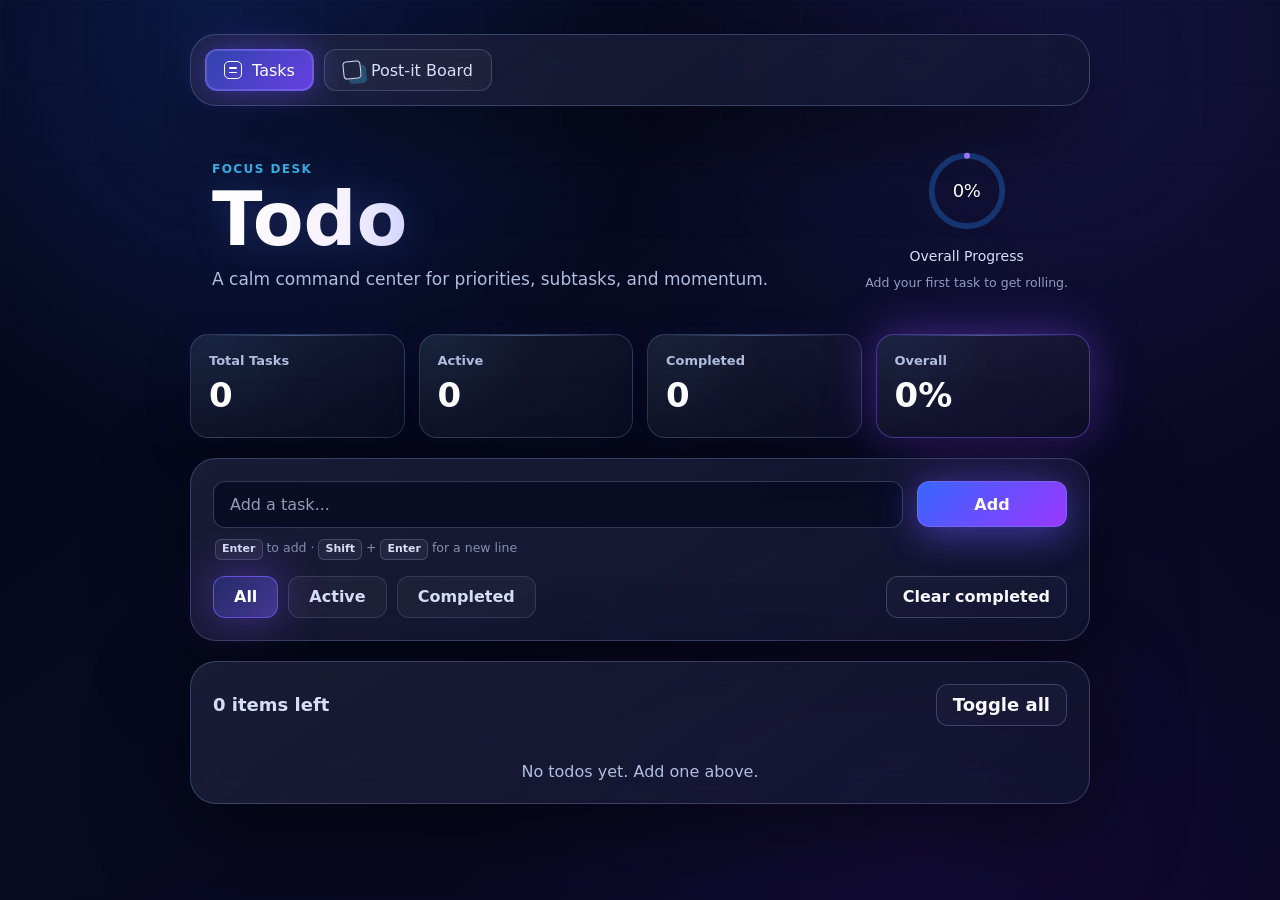
<file: index.html>
<!doctype html>
<html lang="en">
<head>
  <meta charset="utf-8" />
  <meta name="viewport" content="width=device-width, initial-scale=1" />
  <title>Todo App</title>
  <link rel="stylesheet" href="style.css" />
</head>
<body>
  <main class="app">
    <nav class="card menu" aria-label="Main menu">
      <a class="menu-link active" href="index.html" aria-current="page">
        <span class="menu-icon menu-icon-tasks" aria-hidden="true"></span>
        <span>Tasks</span>
      </a>
      <a class="menu-link" href="board.html">
        <span class="menu-icon menu-icon-board" aria-hidden="true"></span>
        <span>Post-it Board</span>
      </a>
    </nav>

    <header class="header hero-header">
      <div>
        <p class="eyebrow">Focus desk</p>
        <h1>Todo</h1>
        <p class="subtitle">A calm command center for priorities, subtasks, and momentum.</p>
      </div>

      <div class="overall-widget" aria-label="Overall progress">
        <div class="progress-orb" id="overall-orb">
          <svg class="progress-orb-ring" viewBox="0 0 120 120" aria-hidden="true">
            <defs>
                <linearGradient id="overall-ring-gradient"
                    x1="0%"
                    y1="0%"
                    x2="100%"
                    y2="100%">

                    <stop offset="0%" stop-color="#39D7FF"/>
                    <stop offset="35%" stop-color="#4A9BFF"/>
                    <stop offset="100%" stop-color="#D85BFF"/>

                </linearGradient>
            </defs>
            <circle class="progress-orb-track" cx="60" cy="60" r="45" pathLength="100"></circle>
            <circle class="progress-orb-fill" id="overall-orb-ring" cx="60" cy="60" r="45" pathLength="100"></circle>
          </svg>
          <span id="overall-orb-value">0%</span>
        </div>
        <span>Overall Progress</span>
        <p class="momentum-note" id="momentum-note">Add your first task to get rolling.</p>
      </div>
    </header>

    <section class="dashboard" aria-label="Task dashboard">
      <article class="stat-card">
        <span class="stat-label">Total Tasks</span>
        <strong id="stat-total">0</strong>
      </article>
      <article class="stat-card">
        <span class="stat-label">Active</span>
        <strong id="stat-active">0</strong>
      </article>
      <article class="stat-card">
        <span class="stat-label">Completed</span>
        <strong id="stat-completed">0</strong>
      </article>
      <article class="stat-card accent">
        <span class="stat-label">Overall</span>
        <strong id="stat-overall">0%</strong>
      </article>
    </section>

    <section class="card composer-card" aria-label="Add a new todo">
      <form id="todo-form" class="form" autocomplete="off">
        <label class="sr-only" for="todo-input">New todo</label>
        <textarea id="todo-input" class="autogrow" rows="1" placeholder="Add a task..." maxlength="1000" required></textarea>
        <button type="submit" class="btn primary">Add</button>
      </form>

      <p class="form-hint"><kbd>Enter</kbd> to add · <kbd>Shift</kbd> + <kbd>Enter</kbd> for a new line</p>

      <div class="toolbar">
        <div class="filters" role="tablist" aria-label="Todo filters">
          <button class="chip active" data-filter="all" type="button" role="tab" aria-selected="true">All</button>
          <button class="chip" data-filter="active" type="button" role="tab" aria-selected="false">Active</button>
          <button class="chip" data-filter="completed" type="button" role="tab" aria-selected="false">Completed</button>
        </div>

        <button id="clear-completed" class="btn ghost" type="button">Clear completed</button>
      </div>
    </section>

    <section class="card list-panel" aria-label="Todo list">
      <div class="meta">
        <span id="count">0 items</span>
        <button id="toggle-all" class="btn ghost" type="button" title="Toggle all">Toggle all</button>
      </div>

      <ul id="todo-list" class="list" aria-live="polite"></ul>

      <p id="empty" class="empty">No todos yet. Add one above.</p>
    </section>

  </main>

  <template id="todo-item-template">
    <li class="item">
      <span class="item-accent" aria-hidden="true"></span>

      <div class="row top">
        <div class="check-wrap">
          <label class="check">
            <input class="toggle" type="checkbox" />
          </label>
          <span class="text"></span>
        </div>

        <div class="actions">
          <button class="btn icon" data-action="edit" type="button" title="Edit">Edit</button>
          <button class="btn icon danger" data-action="delete" type="button" title="Delete">Delete</button>
        </div>
      </div>

      <div class="progress-row" aria-label="Progress">
        <div class="progress-header">
          <span class="progress-title">Progress</span>
          <div class="progress-meta">
            <button class="items-reveal" type="button" title="Track progress as items done out of a total">
              <span class="items-reveal-icon" aria-hidden="true">+</span>
              <span>Count items</span>
            </button>
            <div class="items-entry" role="group" aria-label="Item count">
              <input class="items-number items-done" type="text" inputmode="numeric" pattern="[0-9]*" maxlength="5" placeholder="0" aria-label="Items completed" />
              <span class="items-sep" aria-hidden="true">/</span>
              <input class="items-number items-total" type="text" inputmode="numeric" pattern="[0-9]*" maxlength="5" placeholder="total" aria-label="Total items" />
              <span class="items-unit" aria-hidden="true">items</span>
              <button class="items-clear" type="button" title="Stop counting items" aria-label="Stop counting items">&times;</button>
            </div>
            <label class="progress-entry">
              <input class="progress-number" type="text" inputmode="numeric" pattern="[0-9]*" maxlength="3" value="0" aria-label="Progress percent, type a value from 0 to 100" />
              <span class="progress-unit" aria-hidden="true">%</span>
            </label>
          </div>
        </div>

        <div class="progress-track" aria-hidden="true">
          <div class="progress-fill" style="width:0%"></div>
        </div>

        <input class="progress-input" type="range" min="0" max="100" step="1" value="0" aria-label="Set progress" />
      </div>

      <div class="edit-wrap">
        <textarea class="edit autogrow" rows="1" maxlength="1000"></textarea>
        <p class="edit-hint"><kbd>Enter</kbd> saves · <kbd>Shift</kbd> + <kbd>Enter</kbd> new line · <kbd>Esc</kbd> cancels</p>
      </div>

      <div class="subtasks-row">
        <div class="subtasks-head">
          <span class="subtasks-label">Subtasks</span>
          <span class="subtasks-count" aria-live="polite">0 / 0</span>
        </div>

        <ul class="subtasks-list"></ul>

        <form class="subtask-form" autocomplete="off">
          <label class="sr-only">New subtask</label>
          <textarea class="subtask-input autogrow" rows="1" placeholder="Add a subtask..." maxlength="1000"></textarea>
          <button class="btn" type="submit">Add</button>
        </form>
      </div>
    </li>
  </template>

  <script src="app.js" defer></script>
</body>
</html>
</file>
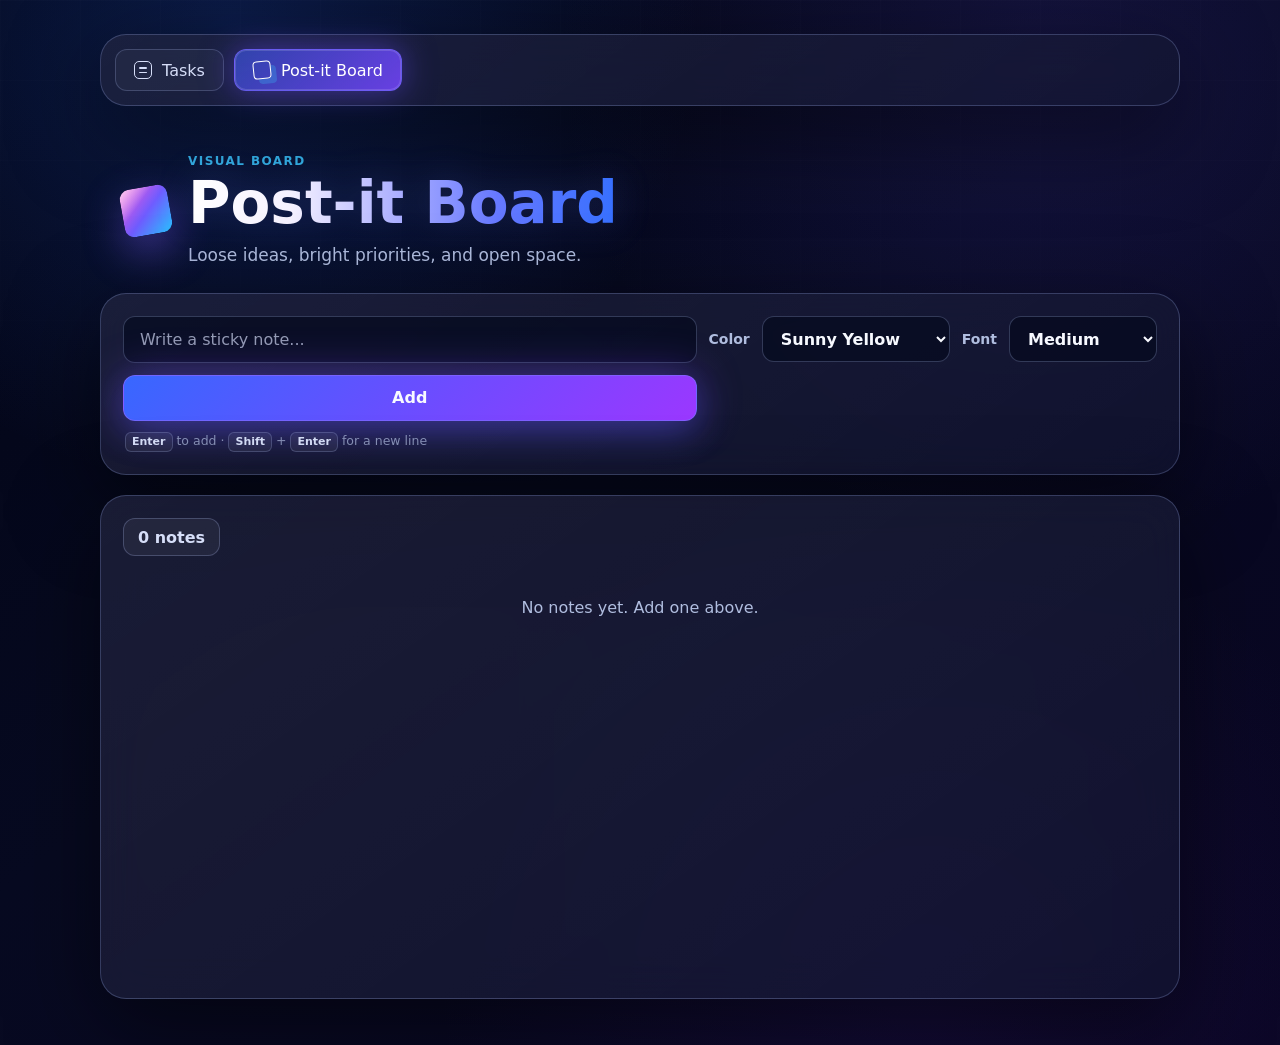
<file: board.html>
<!doctype html>
<html lang="en">
<head>
  <meta charset="utf-8" />
  <meta name="viewport" content="width=device-width, initial-scale=1" />
  <title>Post-it Board | Todo App</title>
  <link rel="stylesheet" href="style.css" />
</head>
<body>
  <main class="app board-app">
    <nav class="card menu" aria-label="Main menu">
      <a class="menu-link" href="index.html">
        <span class="menu-icon menu-icon-tasks" aria-hidden="true"></span>
        <span>Tasks</span>
      </a>
      <a class="menu-link active" href="board.html" aria-current="page">
        <span class="menu-icon menu-icon-board" aria-hidden="true"></span>
        <span>Post-it Board</span>
      </a>
    </nav>

    <header class="header board-header">
      <div class="board-title-wrap">
        <span class="board-mark" aria-hidden="true"></span>
        <div>
          <p class="eyebrow">Visual board</p>
          <h1>Post-it Board</h1>
          <p class="subtitle">Loose ideas, bright priorities, and open space.</p>
        </div>
      </div>
    </header>

    <section class="card board-controls" aria-label="Create note">
      <form id="note-form" class="board-form" autocomplete="off">
        <label class="sr-only" for="note-input">New note</label>
        <textarea id="note-input" class="autogrow" rows="1" maxlength="500" placeholder="Write a sticky note..." required></textarea>

        <label for="note-color" class="control-label">Color</label>
        <select id="note-color" class="select">
          <option value="#fff59d">Sunny Yellow</option>
          <option value="#ffd8a8">Peach</option>
          <option value="#b2f2bb">Mint</option>
          <option value="#a5d8ff">Sky</option>
          <option value="#ffc9c9">Rose</option>
          <option value="#e5dbff">Lavender</option>
        </select>

        <label for="note-size" class="control-label">Font</label>
        <select id="note-size" class="select">
          <option value="15">Medium</option>
          <option value="13">Small</option>
          <option value="18">Large</option>
          <option value="21">XL</option>
        </select>

        <button type="submit" class="btn primary wide">Add</button>
      </form>

      <p class="form-hint"><kbd>Enter</kbd> to add · <kbd>Shift</kbd> + <kbd>Enter</kbd> for a new line</p>
    </section>

    <section class="card board-shell" aria-label="Post-it note board">
      <div class="board-meta">
        <span class="board-count" id="note-count">0 notes</span>
      </div>
      <div id="note-board" class="note-board" aria-live="polite"></div>
      <p id="board-empty" class="empty">No notes yet. Add one above.</p>
    </section>
  </main>

  <template id="note-template">
    <article class="note" draggable="true">
      <div class="note-top">
        <select class="note-color select compact" aria-label="Change note color">
          <option value="#fff59d">Yellow</option>
          <option value="#ffd8a8">Peach</option>
          <option value="#b2f2bb">Mint</option>
          <option value="#a5d8ff">Sky</option>
          <option value="#ffc9c9">Rose</option>
          <option value="#e5dbff">Lavender</option>
        </select>

        <select class="note-size select compact" aria-label="Change note font size">
          <option value="13">S</option>
          <option value="15">M</option>
          <option value="18">L</option>
          <option value="21">XL</option>
        </select>

        <button class="btn icon danger" type="button" data-action="delete">Delete</button>
      </div>

      <p class="note-text"></p>
    </article>
  </template>

  <script src="board.js" defer></script>
</body>
</html>
</file>
<file: style.css>
:root{
  --bg:#050719;
  --bg-2:#0a0d2b;
  --surface:rgba(12, 16, 45, .68);
  --surface-strong:rgba(18, 23, 60, .86);
  --surface-soft:rgba(255,255,255,.04);
  --line:rgba(165, 183, 246, .25);
  --line-strong:rgba(135, 123, 255, .58);
  --text:#f7f9ff;
  --muted:#b0bddf;
  --muted-strong:#d6def8;
  --primary:#38bdf8;
  --primary-2:#7c5cff;
  --primary-3:#c55cff;
  --success:#4ee7b0;
  --danger:#ff5f83;
  --danger-bg:rgba(255, 95, 131, .12);
  --radius-sm:8px;
  --radius-md:12px;
  --radius-lg:18px;
  --radius-xl:26px;
  --shadow:0 26px 88px rgba(0,0,0,.5);
  --shadow-soft:0 16px 42px rgba(0,0,0,.32);
  --glow-blue:0 0 38px rgba(80,112,255,.34);
  --glow-purple:0 0 46px rgba(132,76,255,.5);
  --gradient-primary:linear-gradient(135deg, #3867ff 0%, #6b4dff 52%, #9b37ff 100%);
  --gradient-surface:linear-gradient(180deg, rgba(255,255,255,.09), rgba(255,255,255,.035));
  --transition:180ms ease;
}

*{box-sizing:border-box}

html,body{min-height:100%}

body{
  margin:0;
  font-family:Inter, ui-sans-serif, system-ui, -apple-system, BlinkMacSystemFont, "Segoe UI", Roboto, Helvetica, Arial, sans-serif;
  background:
    radial-gradient(circle at 18% 2%, rgba(37, 99, 235, .22), transparent 32%),
    radial-gradient(circle at 82% 5%, rgba(92, 69, 219, .16), transparent 34%),
    radial-gradient(circle at 72% 94%, rgba(78, 38, 166, .14), transparent 36%),
    linear-gradient(145deg, #030617 0%, #070a21 46%, #0a0623 100%);
  color:var(--text);
  overflow-x:hidden;
}

body::before{
  content:"";
  position:fixed;
  inset:0;
  pointer-events:none;
  background:
    linear-gradient(rgba(255,255,255,.025) 1px, transparent 1px),
    linear-gradient(90deg, rgba(255,255,255,.02) 1px, transparent 1px);
  background-size:80px 80px;
  mask-image:linear-gradient(to bottom, rgba(0,0,0,.62), transparent 72%);
}

.app{
  width:min(900px, calc(100vw - 36px));
  margin:34px auto 46px;
  display:flex;
  flex-direction:column;
  gap:20px;
}

.board-app{
  width:min(1080px, calc(100vw - 36px));
}

.card{
  position:relative;
  border:1px solid var(--line);
  border-radius:var(--radius-xl);
  background:
    linear-gradient(145deg, rgba(255,255,255,.065), rgba(255,255,255,.02)),
    var(--surface);
  box-shadow:var(--shadow);
  backdrop-filter:blur(20px);
}

.menu{
  display:flex;
  align-items:center;
  gap:10px;
  padding:14px;
}

.menu-link{
  position:relative;
  display:inline-flex;
  align-items:center;
  gap:10px;
  min-height:42px;
  padding:0 18px;
  border-radius:var(--radius-md);
  border:1px solid rgba(184,199,255,.22);
  color:var(--muted-strong);
  text-decoration:none;
  background:rgba(255,255,255,.035);
  transition:transform var(--transition), border-color var(--transition), background var(--transition), box-shadow var(--transition), color var(--transition);
}

.menu-link:hover{
  transform:translateY(-1px);
  border-color:rgba(184,199,255,.34);
  color:var(--text);
  background:rgba(255,255,255,.06);
}

.menu-link.active{
  color:#fff;
  border-color:rgba(116, 101, 255, .75);
  background:linear-gradient(135deg, rgba(58,82,214,.72), rgba(118,70,255,.86));
  box-shadow:0 0 0 1px rgba(255,255,255,.14) inset, 0 0 32px rgba(105,76,255,.5);
}

.menu-icon{
  width:18px;
  height:18px;
  position:relative;
  display:inline-block;
  flex:0 0 auto;
}

.menu-icon-tasks{
  border:1.5px solid currentColor;
  border-radius:5px;
}

.menu-icon-tasks::before,
.menu-icon-tasks::after{
  content:"";
  position:absolute;
  left:4px;
  right:4px;
  height:1.5px;
  background:currentColor;
  border-radius:99px;
}

.menu-icon-tasks::before{top:5px}
.menu-icon-tasks::after{bottom:5px}

.menu-icon-board{
  border:1.5px solid currentColor;
  border-radius:4px;
  transform:rotate(-6deg);
  box-shadow:5px 5px 0 rgba(56,189,248,.28);
}

.header{
  display:flex;
  justify-content:space-between;
  gap:28px;
  align-items:center;
  padding:18px 22px 4px;
}

.hero-header{
  min-height:142px;
}

.board-header{
  padding-top:28px;
}

.board-title-wrap{
  display:flex;
  align-items:center;
  gap:18px;
}

.board-mark{
  width:48px;
  height:48px;
  display:inline-block;
  flex:0 0 auto;
  border-radius:10px;
  background:
    linear-gradient(135deg, rgba(255,255,255,.75), transparent 36%),
    linear-gradient(135deg, #ff57d7, #6f5cff 52%, #27c4ff);
  box-shadow:0 16px 42px rgba(124,92,255,.46);
  transform:rotate(-10deg);
}

.eyebrow{
  margin:0 0 8px;
  color:var(--primary);
  font-size:12px;
  font-weight:700;
  letter-spacing:.12em;
  text-transform:uppercase;
}

h1{
  margin:0;
  font-size:clamp(44px, 7vw, 74px);
  font-weight:700;
  line-height:.95;
  letter-spacing:0;
  background:linear-gradient(90deg, #ffffff 0%, #f5f1ff 24%, #a8acff 50%, #6678ff 72%, #3670ff 100%);
  -webkit-background-clip:text;
  background-clip:text;
  color:transparent;
  filter:drop-shadow(0 0 18px rgba(103, 125, 255, .22));
}

.board-header h1{
  font-size:clamp(40px, 5.4vw, 58px);
}

.subtitle{
  margin:12px 0 0;
  color:var(--muted);
  font-size:17px;
  line-height:1.5;
}

.overall-widget{
  display:flex;
  flex-direction:column;
  align-items:center;
  gap:10px;
  color:var(--muted-strong);
  font-size:14px;
  min-width:190px;
  max-width:210px;
  text-align:center;
}

.momentum-note{
  margin:0;
  color:rgba(176,189,223,.82);
  font-size:12.5px;
  line-height:1.45;
  min-height:2.9em;
}

.progress-orb{
    position:relative;
    width:94px;
    height:94px;
    display:grid;
    place-items:center;
    border-radius:50%;
    background:none;
    isolation:isolate;
    box-shadow:none;
}

/* Remove decorative outer glow */
.progress-orb::before{
    display:none;
}

/* Milestone pulse ring */
.progress-orb::after{
    content:"";
    position:absolute;
    inset:4px;
    border-radius:50%;
    border:1.5px solid rgba(120,190,255,.75);
    opacity:0;
    pointer-events:none;
}

@keyframes orb-pulse{
    0%{transform:scale(.94); opacity:0}
    28%{opacity:.6}
    100%{transform:scale(1.3); opacity:0}
}

.progress-orb.is-pulsing::after{
    animation:orb-pulse 760ms ease-out;
}

.progress-orb.is-complete::after{
    border-color:rgba(78,231,176,.8);
}

.progress-orb-ring{
    position:absolute;
    inset:0;
    width:100%;
    height:100%;
    overflow:visible;
    transform:rotate(-90deg);
}

/* Dark background ring */
.progress-orb-track{
    fill:none;
    stroke:#16346f;
    stroke-width:7.5;
    opacity:1;
    filter:none;
}

/* Progress ring */
.progress-orb-fill{
    fill:none;
    stroke:url(#overall-ring-gradient);
    stroke-width:7.5;
    stroke-linecap:round;
    stroke-dasharray:0 100;

    filter:
        drop-shadow(0 0 6px rgba(70,200,255,.90))
        drop-shadow(0 0 14px rgba(195,90,255,.60));

    transition:
        stroke-dasharray .45s cubic-bezier(.22,1,.36,1);
}

.progress-orb.is-empty .progress-orb-fill{
    filter:none;
}

/* Percentage */
.progress-orb span{
    position:relative;
    z-index:2;

    font-size:18px;
    font-weight:500;
    color:#ffffff;

    line-height:1;
    letter-spacing:-0.02em;
    font-variant-numeric:tabular-nums;

    text-shadow:
        0 1px 3px rgba(0,0,0,.35);
}

.dashboard{
  display:grid;
  grid-template-columns:repeat(4, minmax(0, 1fr));
  gap:14px;
}

.stat-card{
  position:relative;
  overflow:hidden;
  min-height:104px;
  padding:18px;
  border:1px solid rgba(165, 183, 246, .21);
  border-radius:var(--radius-lg);
  background:
    radial-gradient(circle at 10% 0%, rgba(56,189,248,.06), transparent 44%),
    linear-gradient(145deg, rgba(255,255,255,.064), rgba(255,255,255,.02));
  box-shadow:var(--shadow-soft), 0 0 26px rgba(73, 95, 255, .08);
  transition:transform var(--transition), border-color var(--transition), box-shadow var(--transition);
}

.stat-card::before{
  content:"";
  position:absolute;
  top:0;
  left:16px;
  right:16px;
  height:1px;
  background:linear-gradient(90deg, transparent, rgba(134,176,255,.55), transparent);
  opacity:.75;
}

.stat-card:hover{
  transform:translateY(-2px);
  border-color:rgba(124,92,255,.36);
  box-shadow:0 22px 52px rgba(0,0,0,.34), 0 0 32px rgba(73,95,255,.16);
}

.stat-card.accent{
  border-color:rgba(124,92,255,.48);
  box-shadow:var(--shadow-soft), var(--glow-purple);
}

.stat-card.accent::after{
  content:"";
  position:absolute;
  inset:0;
  pointer-events:none;
  background:linear-gradient(105deg, transparent 42%, rgba(255,255,255,.075) 50%, transparent 58%);
  background-size:260% 100%;
  animation:card-sheen 6s ease-in-out infinite;
}

@keyframes card-sheen{
  0%, 68%{background-position:150% 0}
  100%{background-position:-50% 0}
}

.stat-label{
  display:block;
  color:var(--muted);
  font-size:13px;
  font-weight:600;
}

.stat-card strong{
  position:relative;
  display:block;
  margin-top:10px;
  font-size:34px;
  line-height:1;
  color:#fff;
  font-variant-numeric:tabular-nums;
}

.composer-card,
.list-panel,
.board-controls,
.board-shell{
  padding:22px;
}

.form{
  display:grid;
  grid-template-columns:minmax(0, 1fr) 150px;
  gap:14px;
  align-items:start;
}

.form .btn{
  min-height:46px;
}

/* ---------- Text fields ---------- */

input[type="text"],
textarea,
.select{
  width:100%;
  min-height:46px;
  border-radius:var(--radius-md);
  border:1px solid rgba(184,199,255,.24);
  background:rgba(5, 9, 30, .68);
  color:var(--text);
  outline:none;
  transition:border-color var(--transition), box-shadow var(--transition), background var(--transition);
}

input[type="text"],
textarea{
  padding:11px 16px;
  font:inherit;
  line-height:1.45;
}

textarea{
  display:block;
  resize:none;
  overflow:hidden;
  white-space:pre-wrap;
  overflow-wrap:anywhere;
}

textarea.is-scrolling{
  overflow-y:auto;
}

input[type="text"]::placeholder,
textarea::placeholder{
  color:rgba(214,222,248,.68);
}

input[type="text"]:focus,
textarea:focus,
.select:focus{
  border-color:rgba(56,189,248,.72);
  background:rgba(8, 13, 38, .74);
  box-shadow:0 0 0 4px rgba(56,189,248,.14), 0 0 28px rgba(124,92,255,.2);
}

.form-hint,
.edit-hint{
  margin:10px 2px 0;
  color:rgba(176,189,223,.72);
  font-size:12.5px;
  line-height:1.6;
}

kbd{
  display:inline-block;
  padding:1px 6px;
  border-radius:6px;
  border:1px solid rgba(184,199,255,.22);
  background:rgba(255,255,255,.055);
  color:var(--muted-strong);
  font-family:inherit;
  font-size:11px;
  font-weight:700;
  line-height:1.5;
}

/* ---------- Non-editable chrome ----------
   Only form fields take a text caret. Everything else in the shell - labels,
   control text, and the whitespace between laid-out elements - must not accept
   an insertion point, or clicking near a button drops a caret into it. */

.app{
  -webkit-user-select:none;
  user-select:none;
}

/* Only fields you actually type into opt back into text selection. Sliders and
   checkboxes are dragged, not typed, and allowing selection there lets a drag
   start a text selection and leave a caret sitting on the control. */
input:not([type=range]):not([type=checkbox]),
textarea{
  -webkit-user-select:text;
  user-select:text;
}

.meta,
.board-count,
.subtasks-head{
  cursor:default;
}

.select{
  cursor:pointer;
}

/* ---------- Buttons ---------- */

.btn{
  min-height:42px;
  padding:0 16px;
  border-radius:var(--radius-md);
  border:1px solid rgba(184,199,255,.24);
  background:rgba(255,255,255,.052);
  color:var(--text);
  font:inherit;
  font-weight:600;
  cursor:pointer;
  transition:transform var(--transition), border-color var(--transition), background var(--transition), box-shadow var(--transition), color var(--transition);
}

.btn:hover{
  transform:translateY(-1px);
  border-color:rgba(184,199,255,.34);
  background:rgba(255,255,255,.075);
  box-shadow:0 10px 24px rgba(0,0,0,.22);
}

.btn:active{
  transform:translateY(0) scale(.98);
}

.btn.primary{
  border-color:rgba(128, 104, 255, .76);
  background:var(--gradient-primary);
  box-shadow:0 14px 34px rgba(74,98,255,.24), 0 0 44px rgba(132,76,255,.42);
}

.btn.primary:hover{
  box-shadow:0 16px 42px rgba(74,98,255,.3), 0 0 48px rgba(132,76,255,.48);
}

.btn.ghost{
  background:rgba(255,255,255,.025);
}

.btn.icon{
  min-height:38px;
  padding:0 13px;
  font-size:14px;
}

.btn.danger{
  border-color:rgba(255,95,131,.42);
  background:var(--danger-bg);
  color:#ff8ba5;
}

.btn.danger:hover{
  border-color:rgba(255,95,131,.72);
  background:rgba(255,95,131,.18);
  box-shadow:0 10px 28px rgba(255,95,131,.16);
}

.toolbar{
  margin-top:16px;
  display:flex;
  justify-content:space-between;
  gap:14px;
  align-items:center;
  flex-wrap:wrap;
}

.filters{
  display:flex;
  gap:10px;
  align-items:center;
  flex-wrap:wrap;
}

.chip{
  min-height:42px;
  padding:0 20px;
  border-radius:var(--radius-md);
  border:1px solid rgba(184,199,255,.16);
  background:rgba(255,255,255,.035);
  color:var(--muted-strong);
  font:inherit;
  font-weight:600;
  cursor:pointer;
  transition:transform var(--transition), border-color var(--transition), background var(--transition), box-shadow var(--transition), color var(--transition);
}

.chip:hover{
  transform:translateY(-1px);
  color:#fff;
  border-color:rgba(184,199,255,.32);
}

.chip.active{
  color:#fff;
  border-color:rgba(124,92,255,.72);
  background:linear-gradient(135deg, rgba(61,79,210,.34), rgba(124,92,255,.48));
  box-shadow:var(--glow-purple);
}

.meta{
  display:flex;
  justify-content:space-between;
  align-items:center;
  gap:12px;
  margin-bottom:16px;
  color:var(--muted-strong);
  font-size:18px;
  font-weight:600;
}

.list{
  list-style:none;
  padding:0;
  margin:0;
  display:flex;
  flex-direction:column;
  gap:16px;
}

/* ---------- Task card ---------- */

.item{
  --task-progress:0%;
  position:relative;
  display:flex;
  flex-direction:column;
  gap:16px;
  padding:20px 20px 20px 26px;
  border-radius:var(--radius-lg);
  border:1px solid rgba(184,199,255,.2);
  background:
    radial-gradient(circle at 14% 0%, rgba(56,189,248,.09), transparent 38%),
    linear-gradient(145deg, rgba(255,255,255,.054), rgba(255,255,255,.018)),
    rgba(14, 19, 54, .64);
  box-shadow:var(--shadow-soft), 0 0 24px rgba(52, 85, 255, .07);
  transition:transform var(--transition), border-color var(--transition), box-shadow var(--transition), background var(--transition), opacity var(--transition);
}

.item:hover{
  transform:translateY(-2px);
  border-color:rgba(124,92,255,.42);
  box-shadow:0 20px 52px rgba(0,0,0,.34), 0 0 36px rgba(124,92,255,.16);
}

/* Left rail that fills bottom-up with the task's progress */
.item-accent{
  position:absolute;
  left:10px;
  top:18px;
  bottom:18px;
  width:3px;
  border-radius:999px;
  background:rgba(255,255,255,.075);
  overflow:hidden;
  pointer-events:none;
}

.item-accent::after{
  content:"";
  position:absolute;
  left:0;
  right:0;
  bottom:0;
  height:var(--task-progress, 0%);
  border-radius:999px;
  background:linear-gradient(180deg, #c55cff 0%, #5b73ff 52%, #31d6ff 100%);
  box-shadow:0 0 10px rgba(91,115,255,.6);
  transition:height 440ms cubic-bezier(.22, 1, .36, 1), background 260ms ease;
}

.item.is-full{
  border-color:rgba(78,231,176,.4);
  box-shadow:var(--shadow-soft), 0 0 32px rgba(52,211,153,.14);
}

.item.is-full .item-accent::after{
  background:linear-gradient(180deg, #7df3c6 0%, #34d399 60%, #22b3ff 100%);
  box-shadow:0 0 12px rgba(52,211,153,.65);
}

@keyframes task-pop{
  0%{transform:translateY(0) scale(1)}
  34%{transform:translateY(-4px) scale(1.012)}
  100%{transform:translateY(0) scale(1)}
}

@keyframes task-sweep{
  from{background-position:150% 0; opacity:1}
  to{background-position:-50% 0; opacity:0}
}

.item.is-celebrating{
  animation:task-pop 720ms cubic-bezier(.22, 1, .36, 1);
}

.item.is-celebrating::after{
  content:"";
  position:absolute;
  inset:0;
  border-radius:inherit;
  pointer-events:none;
  background:linear-gradient(105deg, transparent 38%, rgba(125,243,198,.2) 47%, rgba(255,255,255,.26) 51%, rgba(146,180,255,.2) 56%, transparent 66%);
  background-size:260% 100%;
  animation:task-sweep 900ms ease-out forwards;
}

.row.top{
  display:flex;
  align-items:flex-start;
  justify-content:space-between;
  gap:16px;
}

.check-wrap{
  display:flex;
  align-items:flex-start;
  gap:14px;
  width:100%;
  min-width:0;
  padding-top:5px;
}

.check{
  display:grid;
  place-items:center;
  width:28px;
  height:28px;
  flex:0 0 auto;
  border:1px solid rgba(184,199,255,.35);
  border-radius:8px;
  background:rgba(5, 8, 24, .4);
  cursor:pointer;
  transition:border-color var(--transition), box-shadow var(--transition), background var(--transition);
}

.check:hover{
  border-color:rgba(56,189,248,.7);
  box-shadow:0 0 22px rgba(56,189,248,.2);
}

.toggle{
  width:18px;
  height:18px;
  margin:0;
  cursor:pointer;
  accent-color:#7c5cff;
}

.text{
  padding-top:2px;
  line-height:1.35;
  font-size:18px;
  font-weight:500;
  white-space:pre-wrap;
  overflow-wrap:anywhere;
  min-width:0;
  cursor:text;
}

.item.completed .text,
.subtask-item.completed .subtask-text{
  text-decoration:line-through;
  color:rgba(199,211,243,.48);
}

.actions{
  display:flex;
  gap:10px;
  flex-shrink:0;
}

/* ---------- Progress ---------- */

.progress-row{
  position:relative;
  border-top:1px solid rgba(184,199,255,.12);
  padding-top:16px;
  display:flex;
  flex-direction:column;
  gap:12px;
}

.progress-header{
  display:flex;
  justify-content:space-between;
  align-items:center;
  flex-wrap:wrap;
  gap:8px 12px;
  color:var(--muted);
  font-size:15px;
  font-weight:600;
}

.progress-meta{
  display:flex;
  align-items:center;
  justify-content:flex-end;
  flex-wrap:wrap;
  gap:8px;
  min-width:0;
}

/* ---------- Item count (done / total) ---------- */

.items-reveal{
  display:inline-flex;
  align-items:center;
  gap:6px;
  min-height:30px;
  padding:0 11px;
  border-radius:9px;
  border:1px dashed rgba(184,199,255,.22);
  background:transparent;
  color:var(--muted);
  font:inherit;
  font-size:13px;
  font-weight:600;
  cursor:pointer;
  opacity:.62;
  transition:opacity var(--transition), border-color var(--transition), background var(--transition), color var(--transition);
}

.item:hover .items-reveal,
.items-reveal:focus-visible{
  opacity:1;
}

.items-reveal:hover{
  border-color:rgba(56,189,248,.55);
  border-style:solid;
  background:rgba(56,189,248,.08);
  color:var(--muted-strong);
}

.items-reveal:focus-visible{
  outline:2px solid rgba(56,189,248,.9);
  outline-offset:2px;
}

.items-reveal-icon{
  font-size:15px;
  line-height:1;
  color:var(--primary);
}

.items-entry{
  display:none;
  align-items:center;
  gap:4px;
  min-height:30px;
  padding:0 4px 0 10px;
  border-radius:9px;
  border:1px solid rgba(184,199,255,.16);
  background:rgba(255,255,255,.035);
  transition:border-color var(--transition), background var(--transition), box-shadow var(--transition);
  cursor:text;
}

.item.has-items .items-entry,
.item.items-open .items-entry{
  display:inline-flex;
}

.item.has-items .items-reveal,
.item.items-open .items-reveal{
  display:none;
}

.item.items-open:not(.has-items) .items-entry{
  animation:items-entry-in 220ms cubic-bezier(.22, 1, .36, 1);
}

@keyframes items-entry-in{
  from{opacity:0; transform:translateX(6px)}
  to{opacity:1; transform:none}
}

.items-entry:hover{
  border-color:rgba(184,199,255,.28);
  background:rgba(255,255,255,.055);
}

.items-entry:focus-within{
  border-color:rgba(56,189,248,.72);
  background:rgba(8, 13, 38, .8);
  box-shadow:0 0 0 3px rgba(56,189,248,.14);
}

input.items-number{
  width:2ch;
  min-height:0;
  padding:0;
  border:0;
  border-radius:0;
  background:transparent;
  color:var(--muted-strong);
  font:inherit;
  font-weight:600;
  font-variant-numeric:tabular-nums;
  text-align:center;
  outline:none;
}

input.items-number:focus{
  border:0;
  background:transparent;
  box-shadow:none;
  color:#e8f1ff;
}

input.items-number::placeholder{
  color:rgba(176,189,223,.45);
  font-weight:500;
}

.items-sep{
  color:rgba(176,189,223,.55);
  font-weight:500;
}

.items-unit{
  color:var(--muted);
  font-size:13px;
  font-weight:500;
  margin-left:2px;
}

/* A done count with no total yet: nudge toward the missing number. */
.items-entry.needs-total input.items-total{
  border-bottom:1px dashed rgba(255,190,92,.7);
}

.items-entry.needs-total input.items-total::placeholder{
  color:rgba(255,190,92,.85);
}

.items-clear{
  display:inline-grid;
  place-items:center;
  width:22px;
  height:22px;
  margin-left:2px;
  padding:0;
  border:0;
  border-radius:6px;
  background:transparent;
  color:var(--muted);
  font:inherit;
  font-size:16px;
  line-height:1;
  cursor:pointer;
  opacity:.4;
  transition:opacity var(--transition), background var(--transition), color var(--transition);
}

.items-entry:hover .items-clear,
.items-entry:focus-within .items-clear,
.items-clear:focus-visible{
  opacity:1;
}

.items-clear:hover{
  background:var(--danger-bg);
  color:#ff8ba5;
}

.items-clear:focus-visible{
  outline:2px solid rgba(56,189,248,.9);
  outline-offset:1px;
}

/* Touch screens have no hover, so keep these at full strength. */
@media (hover: none){
  .items-reveal,
  .items-clear{
    opacity:1;
  }
}

.item.is-full input.items-number{
  color:#7df3c6;
}

.progress-entry{
  display:inline-flex;
  align-items:center;
  gap:1px;
  padding:3px 9px;
  border-radius:9px;
  border:1px solid transparent;
  background:transparent;
  transition:border-color var(--transition), background var(--transition), box-shadow var(--transition);
  cursor:text;
}

.progress-entry:hover{
  border-color:rgba(184,199,255,.24);
  background:rgba(255,255,255,.045);
}

.progress-entry:focus-within{
  border-color:rgba(56,189,248,.72);
  background:rgba(8, 13, 38, .8);
  box-shadow:0 0 0 3px rgba(56,189,248,.14);
}

input.progress-number{
  width:3.3ch;
  min-height:0;
  padding:0;
  border:0;
  border-radius:0;
  background:transparent;
  color:#91b4ff;
  font:inherit;
  font-weight:600;
  font-variant-numeric:tabular-nums;
  text-align:right;
  outline:none;
  transition:color var(--transition);
}

input.progress-number:focus{
  border:0;
  background:transparent;
  box-shadow:none;
  color:#e8f1ff;
}

.progress-unit{
  color:#91b4ff;
  font-weight:600;
}

.item.is-full input.progress-number,
.item.is-full .progress-unit{
  color:#7df3c6;
}

.progress-track{
  position:relative;
  height:8px;
  border-radius:999px;
  background:rgba(2, 5, 19, .82);
  background-image:repeating-linear-gradient(90deg, transparent 0 calc(25% - 1px), rgba(255,255,255,.16) calc(25% - 1px) 25%);
  border:1px solid rgba(120,137,202,.1);
  overflow:visible;
  box-shadow:inset 0 1px 5px rgba(0,0,0,.58);
}

.progress-fill{
  position:relative;
  height:100%;
  width:0%;
  min-width:0;
  border-radius:999px;
  background:linear-gradient(90deg, #31d6ff 0%, #5b73ff 48%, #ba4aff 100%);
  box-shadow:0 0 10px rgba(49,214,255,.46), 0 0 22px rgba(132,82,255,.28);
  transition:width 420ms cubic-bezier(.22, 1, .36, 1);
}

.progress-fill::before{
  content:"";
  position:absolute;
  top:50%;
  right:-70px;
  width:150px;
  height:62px;
  border-radius:50%;
  background:radial-gradient(ellipse at center, rgba(255,255,255,.22) 0 5%, rgba(196,88,255,.5) 12%, rgba(122,91,255,.26) 30%, rgba(49,214,255,.1) 52%, transparent 82%);
  filter:blur(9px);
  transform:translateY(-50%);
  opacity:.92;
  pointer-events:none;
}

.progress-fill::after{
  content:"";
  position:absolute;
  top:50%;
  right:-6px;
  width:14px;
  height:14px;
  border-radius:50%;
  background:#fff;
  box-shadow:0 0 10px #fff, 0 0 22px rgba(196,88,255,.9), 0 0 42px rgba(49,214,255,.42);
  transform:translateY(-50%);
}

.progress-fill.is-empty{
  background:transparent;
  box-shadow:none;
}

.progress-fill.is-empty::before,
.progress-fill.is-empty::after{
  opacity:0;
}

.item.is-full .progress-fill{
  background:linear-gradient(90deg, #22b3ff 0%, #34d399 58%, #7df3c6 100%);
  box-shadow:0 0 10px rgba(52,211,153,.5), 0 0 22px rgba(34,179,255,.28);
}

.progress-input{
  width:100%;
  height:24px;
  margin:-18px 0 0;
  appearance:none;
  -webkit-appearance:none;
  background:transparent;
  cursor:ew-resize;
  position:relative;
  z-index:2;
  -webkit-user-select:none;
  user-select:none;
  caret-color:transparent;
  -webkit-tap-highlight-color:transparent;
}

/* No ring while dragging with the mouse; keyboard focus still shows one. */
.progress-input:focus{
  outline:none;
}

.progress-input:focus-visible{
  outline:2px solid rgba(56,189,248,.9);
  outline-offset:2px;
  border-radius:999px;
}

.progress-input::-webkit-slider-runnable-track{
  height:24px;
  background:transparent;
}

.progress-input::-webkit-slider-thumb{
  -webkit-appearance:none;
  width:20px;
  height:20px;
  border-radius:50%;
  background:transparent;
  border:0;
  margin-top:2px;
}

.progress-input::-moz-range-track{
  height:24px;
  background:transparent;
}

.progress-input::-moz-range-thumb{
  width:20px;
  height:20px;
  border:0;
  background:transparent;
}

/* ---------- Task edit mode ---------- */

.edit-wrap{
  display:none;
  width:calc(100% - 42px);
  max-width:calc(100% - 42px);
  margin-left:42px;
  min-width:0;
}

.item.editing .check-wrap,
.item.editing .actions,
.item.editing .progress-row,
.item.editing .subtasks-row{
  display:none;
}

.item.editing .edit-wrap{display:block}

.edit{
  font-size:17px;
}

/* ---------- Subtasks ---------- */

.subtasks-row{
  --subtask-progress:0%;
  display:flex;
  flex-direction:column;
  gap:10px;
}

.subtasks-head{
  display:flex;
  align-items:center;
  gap:12px;
  color:var(--muted);
  font-size:11.5px;
  font-weight:700;
  letter-spacing:.11em;
  text-transform:uppercase;
}

.subtasks-row.is-empty .subtasks-head{
  display:none;
}

.subtasks-head::after{
  content:"";
  order:2;
  flex:1 1 auto;
  height:3px;
  border-radius:999px;
  background:linear-gradient(90deg, #5b73ff 0%, #31d6ff var(--subtask-progress), rgba(255,255,255,.08) var(--subtask-progress), rgba(255,255,255,.08) 100%);
  transition:background 320ms ease;
}

.subtasks-count{
  order:3;
  color:var(--muted-strong);
  font-variant-numeric:tabular-nums;
  letter-spacing:.04em;
}

.subtasks-row.all-done .subtasks-count{
  color:var(--success);
}

.subtasks-row.all-done .subtasks-head::after{
  background:linear-gradient(90deg, #34d399, #7df3c6);
}

.subtasks-list{
  list-style:none;
  padding:0;
  margin:0;
  display:flex;
  flex-direction:column;
  gap:8px;
}

.subtask-item{
  display:flex;
  align-items:flex-start;
  justify-content:space-between;
  gap:10px;
  padding:10px 12px;
  border-radius:var(--radius-md);
  border:1px solid rgba(184,199,255,.1);
  background:rgba(255,255,255,.035);
  transition:transform var(--transition), border-color var(--transition), background var(--transition);
}

.subtask-item:hover{
  border-color:rgba(184,199,255,.22);
  background:rgba(255,255,255,.055);
}

.subtask-left{
  display:flex;
  align-items:flex-start;
  gap:10px;
  flex:1 1 auto;
  min-width:0;
  padding-top:7px;
}

.subtask-item.editing .subtask-left{
  padding-top:0;
}

.subtask-edit{
  flex:1 1 auto;
  min-width:0;
  min-height:38px;
  padding:8px 12px;
}

.subtask-toggle{
  width:16px;
  height:16px;
  margin:4px 0 0;
  flex:0 0 auto;
  accent-color:#7c5cff;
}

.subtask-item.editing .subtask-toggle{
  margin-top:11px;
}

.subtask-text{
  color:var(--muted-strong);
  line-height:1.45;
  white-space:pre-wrap;
  overflow-wrap:anywhere;
  min-width:0;
  cursor:text;
}

.subtask-form{
  display:grid;
  grid-template-columns:minmax(0, 1fr) 76px;
  gap:10px;
  align-items:start;
}

.subtask-form .btn{
  min-height:46px;
}

.subtask-input{
  min-width:0;
}

.subtask-actions{
  display:flex;
  gap:8px;
  align-items:center;
  flex-shrink:0;
}

.subtask-item[draggable="true"],
.item[draggable="true"]{
  cursor:grab;
}

.subtask-item.dragging,
.item.dragging{
  opacity:.58;
  transform:scale(.99);
}

.subtask-item.drag-over,
.item.drag-over{
  border-color:rgba(56,189,248,.72);
  box-shadow:0 0 24px rgba(56,189,248,.18);
}

.empty{
  margin:20px 0 0;
  color:var(--muted);
  display:none;
  text-align:center;
}

.footer{
  color:rgba(159,173,206,.76);
  text-align:center;
  padding:0 0 14px;
}

.sr-only{
  position:absolute;
  width:1px;
  height:1px;
  padding:0;
  margin:-1px;
  overflow:hidden;
  clip:rect(0,0,0,0);
  white-space:nowrap;
  border:0;
}

/* ---------- Post-it board ---------- */

.board-controls{
  overflow:hidden;
}

.board-form{
  display:grid;
  grid-template-columns:minmax(260px, 1fr) auto minmax(188px, .28fr) auto minmax(148px, .2fr);
  align-items:center;
  gap:12px;
}

.board-form .btn{
  grid-column:1 / 2;
  min-height:46px;
}

.control-label{
  color:var(--muted);
  font-size:14px;
  font-weight:600;
}

.select{
  padding:0 14px;
  font:inherit;
  font-weight:600;
}

.board-shell{
  min-height:56vh;
}

.board-meta{
  display:flex;
  justify-content:space-between;
  align-items:center;
  margin-bottom:22px;
}

.board-count{
  display:inline-flex;
  align-items:center;
  min-height:38px;
  padding:0 14px;
  border:1px solid rgba(184,199,255,.24);
  border-radius:var(--radius-md);
  color:var(--muted-strong);
  background:rgba(255,255,255,.052);
  font-weight:600;
}

.note-board{
  display:grid;
  grid-template-columns:repeat(auto-fill, minmax(240px, 1fr));
  gap:26px;
  align-items:start;
}

.note{
  --note-bg:#fff59d;
  --note-glow:rgba(255, 221, 92, .34);
  --note-font-size:15px;
  position:relative;
  min-height:210px;
  padding:18px 18px 20px;
  border-radius:var(--radius-md);
  border:1px solid rgba(255,255,255,.48);
  background:
    linear-gradient(180deg, rgba(255,255,255,.1) 0%, rgba(255,255,255,.02) 42%, rgba(0,0,0,.14) 100%),
    linear-gradient(140deg, rgba(255,255,255,.32) 0%, rgba(255,255,255,.1) 22%, rgba(0,0,0,.02) 55%),
    repeating-linear-gradient(0deg, rgba(0,0,0,.012) 0 1px, transparent 1px 7px),
    var(--note-bg);
  box-shadow:0 22px 46px rgba(0,0,0,.42), 0 0 34px var(--note-glow), inset 0 1px 0 rgba(255,255,255,.32);
  transform:rotate(var(--note-tilt, -1deg));
  transition:transform 200ms ease, box-shadow 200ms ease, opacity 200ms ease;
  cursor:grab;
  color:#07111f;
}

.note:nth-child(3n){--note-tilt:1.3deg}
.note:nth-child(4n){--note-tilt:-1.7deg}
.note:nth-child(5n){--note-tilt:.8deg}

.note:hover{
  transform:rotate(0deg) translateY(-5px);
  box-shadow:0 30px 58px rgba(0,0,0,.48), 0 0 38px var(--note-glow), inset 0 1px 0 rgba(255,255,255,.34);
}

.note.editing{
  transform:rotate(0deg);
  cursor:default;
}

.note.dragging{
  opacity:.62;
  transform:scale(.97) rotate(0deg);
}

.note.drag-over{
  outline:2px dashed rgba(56,189,248,.9);
  outline-offset:8px;
}

.note::after{
  content:"";
  position:absolute;
  top:0;
  right:0;
  width:48px;
  height:48px;
  border-radius:0 var(--radius-md) 0 18px;
  background:linear-gradient(135deg, rgba(255,255,255,.6), rgba(0,0,0,.16));
  clip-path:polygon(100% 0, 0 0, 100% 100%);
  opacity:.7;
}

.note-top{
  position:relative;
  z-index:1;
  display:flex;
  gap:8px;
  align-items:center;
  margin-bottom:18px;
}

.note .select{
  min-height:34px;
  width:auto;
  max-width:118px;
  border-color:rgba(17,24,39,.12);
  background:rgba(255,255,255,.48);
  color:#101827;
  font-size:13px;
}

.note .btn.danger{
  margin-left:auto;
  min-height:34px;
  padding:0 10px;
  border-color:rgba(185,28,28,.18);
  background:rgba(255,255,255,.44);
  color:#9f1239;
  font-size:13px;
}

.note-text{
  position:relative;
  z-index:1;
  margin:0;
  font-size:var(--note-font-size);
  line-height:1.45;
  font-weight:450;
  white-space:pre-wrap;
  overflow-wrap:anywhere;
  cursor:text;
}

textarea.note-edit{
  position:relative;
  z-index:1;
  min-height:128px;
  border-color:rgba(17,24,39,.18);
  background:#fff;
  color:#111827;
  padding:12px;
  line-height:1.45;
  font-size:var(--note-font-size);
}

textarea.note-edit:focus{
  background:#fff;
  color:#111827;
  border-color:rgba(17,24,39,.4);
  box-shadow:0 0 0 3px rgba(17,24,39,.12);
}

.note-edit::selection{
  background:#dbeafe;
  color:#111827;
}

@media (prefers-reduced-motion: reduce){
  *,
  *::before,
  *::after{
    animation-duration:.01ms !important;
    animation-iteration-count:1 !important;
    scroll-behavior:auto !important;
    transition-duration:.01ms !important;
  }
}

@media (max-width: 940px){
  .header{
    align-items:flex-start;
  }

  .dashboard{
    grid-template-columns:repeat(2, minmax(0, 1fr));
  }

  .board-form{
    grid-template-columns:1fr 1fr;
  }

  .board-form #note-input,
  .board-form .btn{
    grid-column:1 / -1;
  }

  .note-board{
    grid-template-columns:repeat(auto-fill, minmax(210px, 1fr));
  }
}

@media (max-width: 660px){
  .app,
  .board-app{
    width:min(100vw - 24px, 1120px);
    margin:18px auto 34px;
    gap:16px;
  }

  .menu{
    padding:10px;
  }

  .menu-link{
    flex:1;
    justify-content:center;
    padding:0 12px;
  }

  .header{
    padding:10px 4px 0;
    flex-direction:column;
  }

  .overall-widget{
    align-self:flex-start;
    align-items:flex-start;
    flex-direction:row;
    flex-wrap:wrap;
    max-width:none;
    text-align:left;
  }

  .momentum-note{
    flex:1 1 100%;
    min-height:0;
  }

  .progress-orb{
    width:72px;
    height:72px;
  }

  .progress-orb span{
    font-size:18px;
  }

  .dashboard{
    grid-template-columns:1fr 1fr;
    gap:10px;
  }

  .stat-card{
    min-height:86px;
    padding:14px;
  }

  .stat-card strong{
    font-size:28px;
  }

  .composer-card,
  .list-panel,
  .board-controls,
  .board-shell{
    padding:16px;
    border-radius:var(--radius-lg);
  }

  .form,
  .subtask-form{
    grid-template-columns:1fr;
  }

  .toolbar,
  .meta,
  .row.top{
    align-items:stretch;
    flex-direction:column;
  }

  .actions,
  .filters{
    width:100%;
  }

  .actions .btn,
  .filters .chip,
  .toolbar .btn,
  .meta .btn{
    flex:1;
  }

  .text{
    font-size:16px;
  }

  .edit-wrap{
    width:100%;
    max-width:100%;
    margin-left:0;
  }

  .subtask-item{
    align-items:stretch;
    flex-direction:column;
  }

  .subtask-actions{
    width:100%;
  }

  .subtask-actions .btn{
    flex:1;
  }

  .board-title-wrap{
    align-items:flex-start;
  }

  .board-mark{
    width:40px;
    height:40px;
  }

  .board-form{
    grid-template-columns:1fr;
  }

  .board-form #note-input,
  .board-form .btn{
    grid-column:auto;
  }

  .note-board{
    grid-template-columns:1fr;
    gap:18px;
  }
}
</file>
